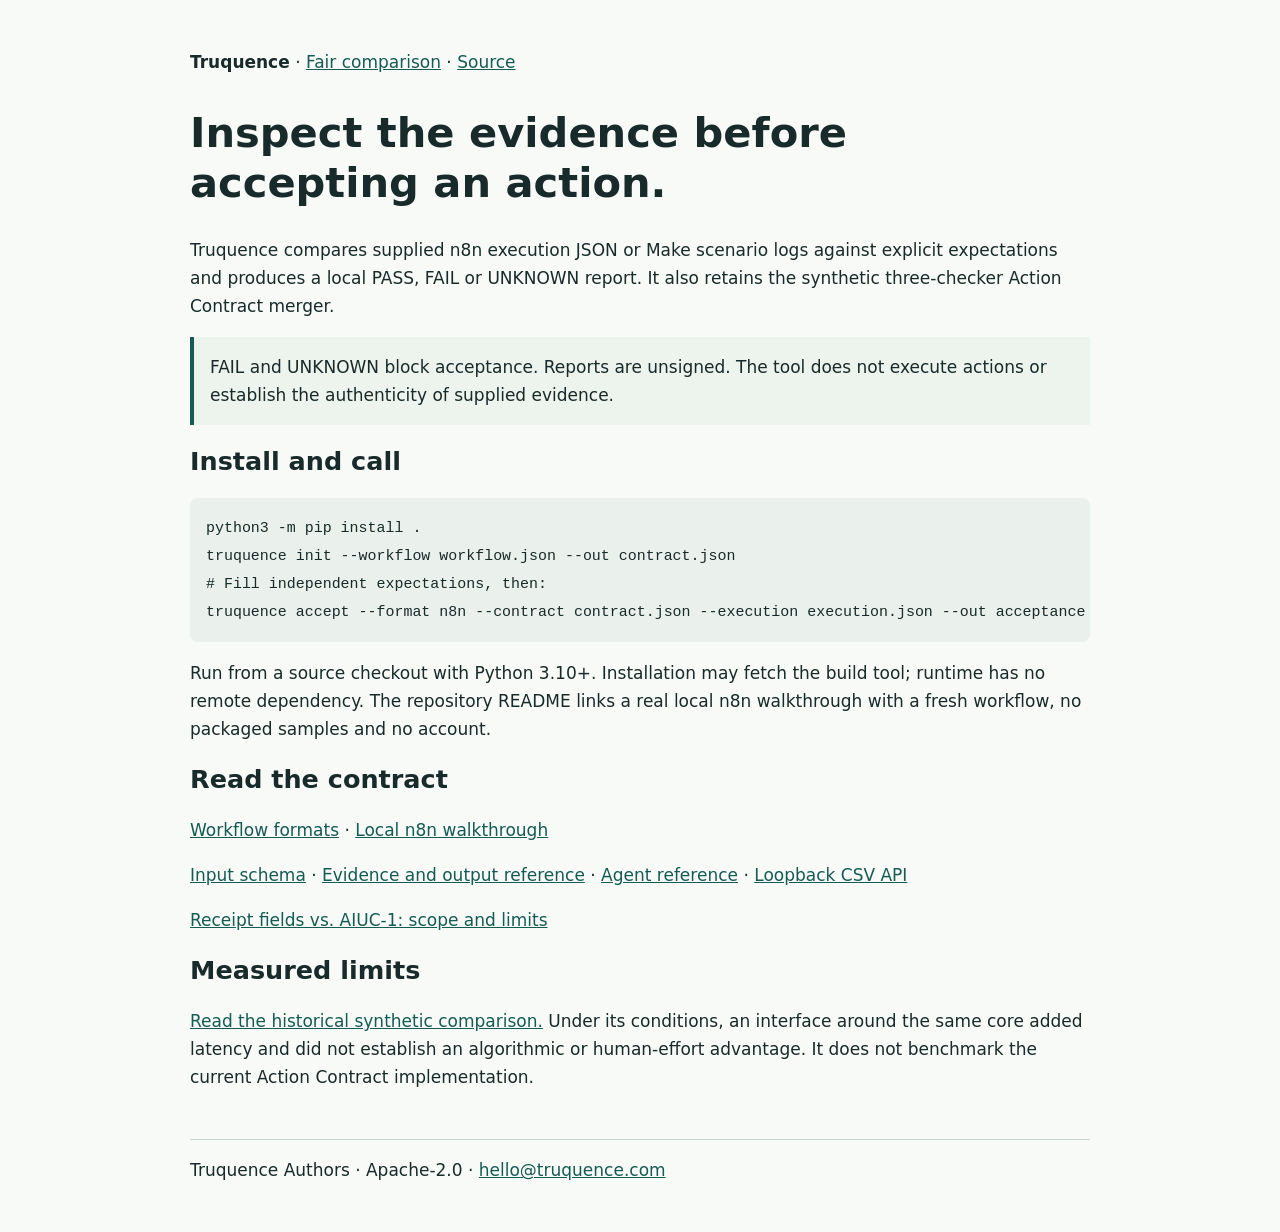
<file: docs/index.html>
<!doctype html>
<html lang="en"><meta charset="utf-8"><meta name="viewport" content="width=device-width,initial-scale=1"><title>Truquence — local action acceptance</title><link rel="stylesheet" href="style.css">
<body><nav><strong>Truquence</strong> · <a href="comparison/">Fair comparison</a> · <a href="https://github.com/cplj/truquence-public">Source</a></nav>
<main><h1>Inspect the evidence before accepting an action.</h1><p>Truquence compares supplied n8n execution JSON or Make scenario logs against explicit expectations and produces a local PASS, FAIL or UNKNOWN report. It also retains the synthetic three-checker Action Contract merger.</p>
<p class="note">FAIL and UNKNOWN block acceptance. Reports are unsigned. The tool does not execute actions or establish the authenticity of supplied evidence.</p>
<h2>Install and call</h2><pre><code>python3 -m pip install .
truquence init --workflow workflow.json --out contract.json
# Fill independent expectations, then:
truquence accept --format n8n --contract contract.json --execution execution.json --out acceptance</code></pre>
<p>Run from a source checkout with Python 3.10+. Installation may fetch the build tool; runtime has no remote dependency. The repository README links a real local n8n walkthrough with a fresh workflow, no packaged samples and no account.</p>
<h2>Read the contract</h2><p><a href="https://github.com/cplj/truquence-public/blob/main/docs/workflows.md">Workflow formats</a> · <a href="https://github.com/cplj/truquence-public/blob/main/docs/local-n8n.md">Local n8n walkthrough</a></p><p><a href="https://github.com/cplj/truquence-public/blob/main/src/actioncontract/schema/action_contract.schema.json">Input schema</a> · <a href="https://github.com/cplj/truquence-public/blob/main/docs/contracts.md">Evidence and output reference</a> · <a href="https://github.com/cplj/truquence-public/blob/main/llms.txt">Agent reference</a> · <a href="https://github.com/cplj/truquence-public/blob/main/openapi.yaml">Loopback CSV API</a></p>
<p><a href="https://github.com/cplj/truquence-public/blob/main/docs/aiuc1-receipt-fields.md">Receipt fields vs. AIUC-1: scope and limits</a></p>
<h2>Measured limits</h2><p><a href="comparison/">Read the historical synthetic comparison.</a> Under its conditions, an interface around the same core added latency and did not establish an algorithmic or human-effort advantage. It does not benchmark the current Action Contract implementation.</p></main><footer>Truquence Authors · Apache-2.0 · <a href="mailto:hello@truquence.com">hello@truquence.com</a></footer></body></html>
</file>
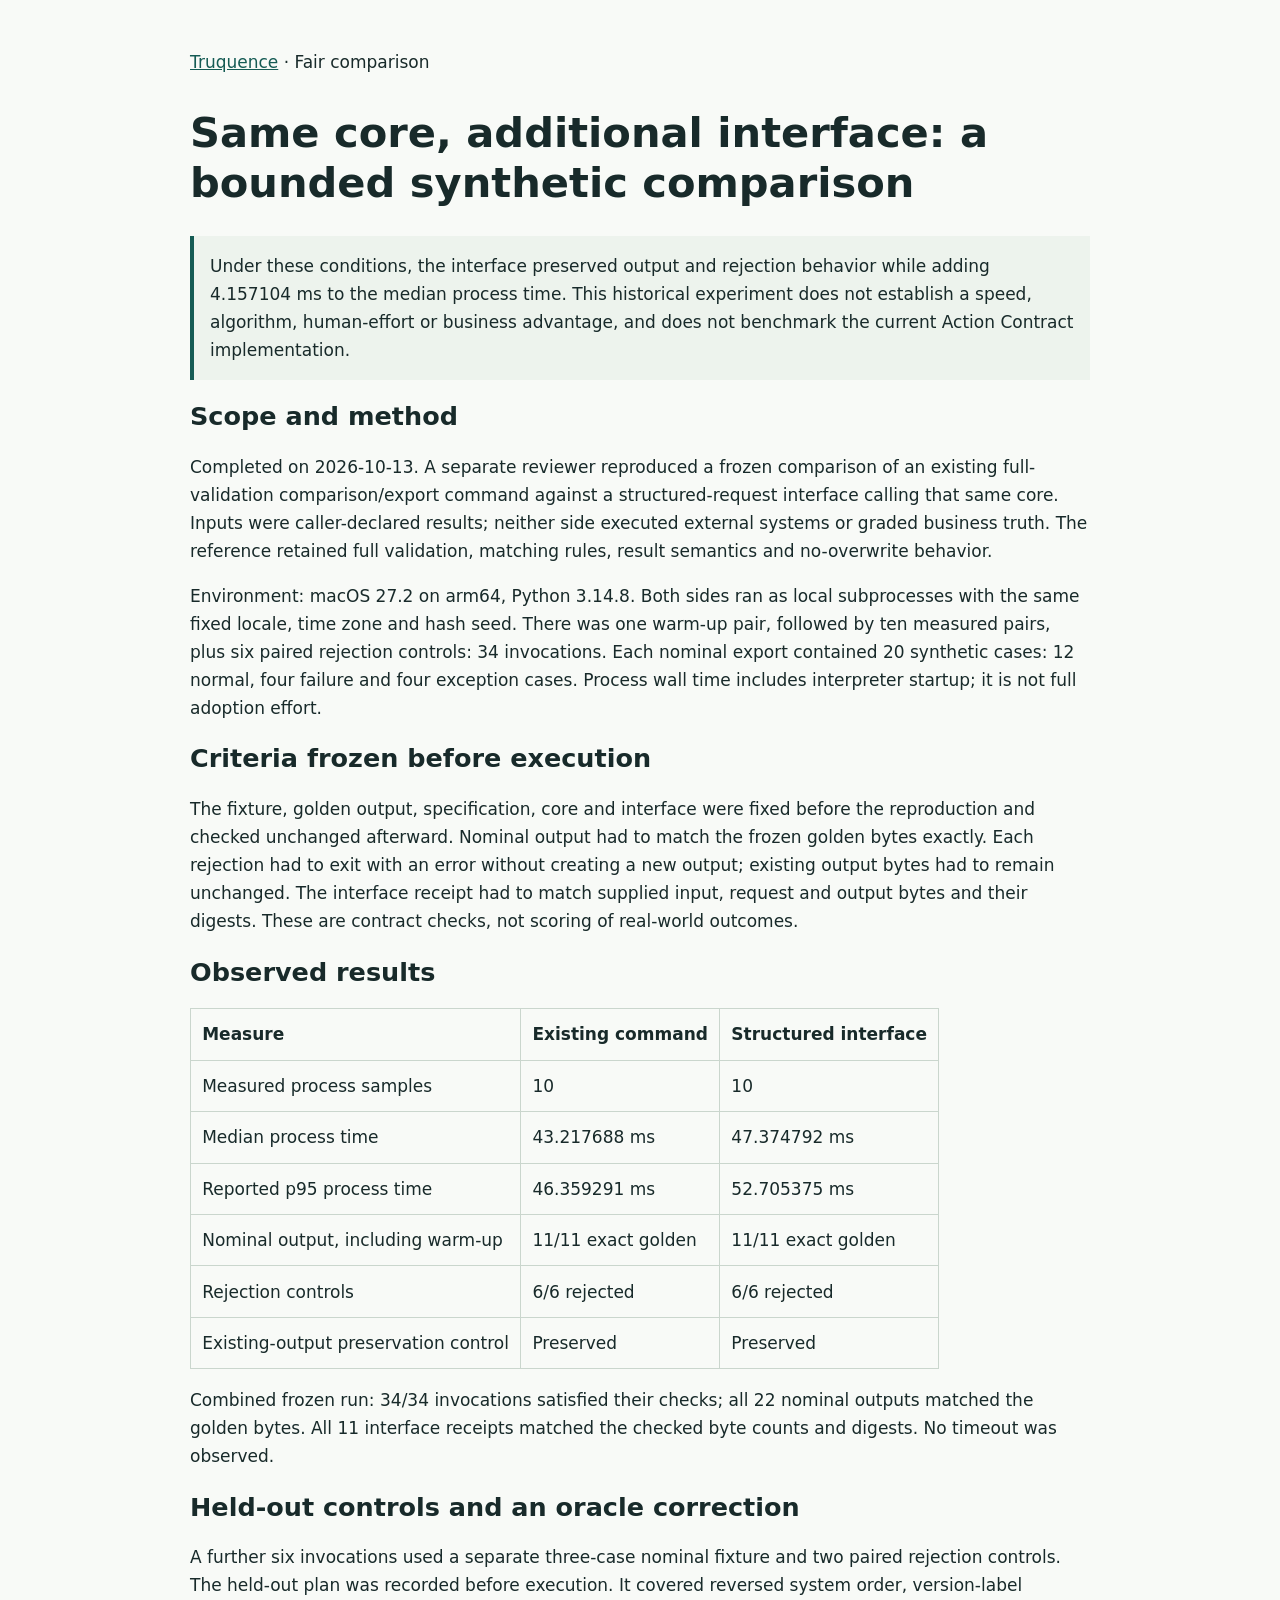
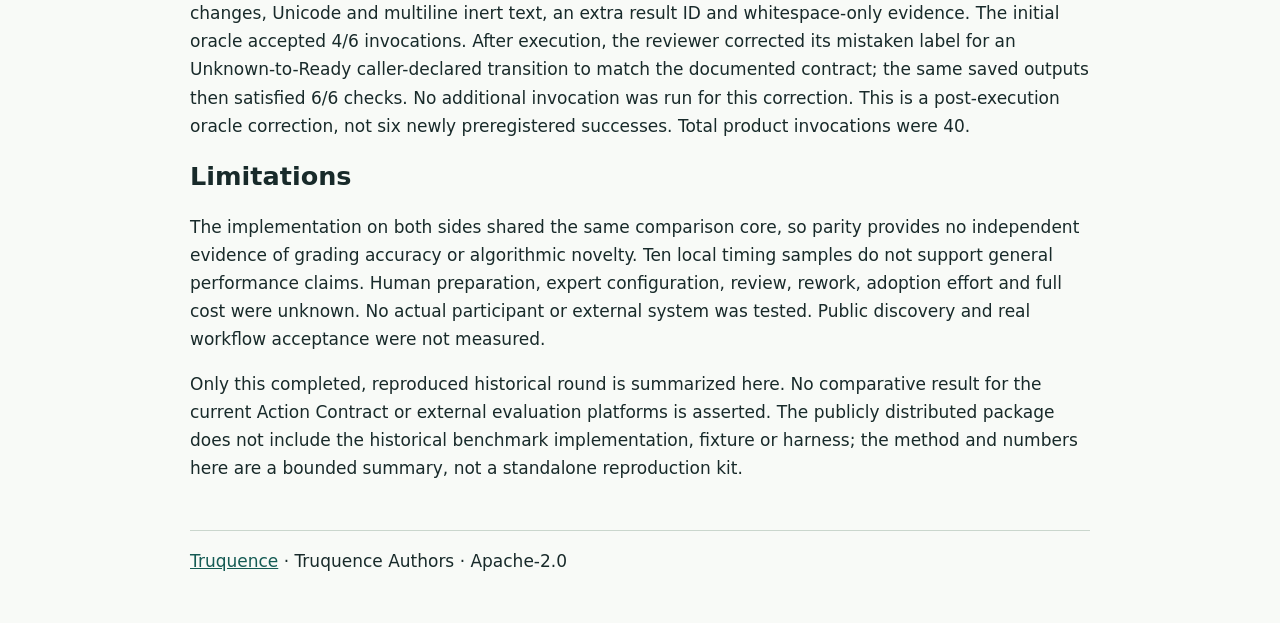
<file: docs/comparison/index.html>
<!doctype html>
<html lang="en"><meta charset="utf-8"><meta name="viewport" content="width=device-width,initial-scale=1"><title>Truquence — historical fair comparison</title><link rel="stylesheet" href="../style.css">
<body><nav><a href="../">Truquence</a> · Fair comparison</nav><main><h1>Same core, additional interface: a bounded synthetic comparison</h1>
<p class="note">Under these conditions, the interface preserved output and rejection behavior while adding 4.157104 ms to the median process time. This historical experiment does not establish a speed, algorithm, human-effort or business advantage, and does not benchmark the current Action Contract implementation.</p>
<h2>Scope and method</h2><p>Completed on 2026-10-13. A separate reviewer reproduced a frozen comparison of an existing full-validation comparison/export command against a structured-request interface calling that same core. Inputs were caller-declared results; neither side executed external systems or graded business truth. The reference retained full validation, matching rules, result semantics and no-overwrite behavior.</p>
<p>Environment: macOS 27.2 on arm64, Python 3.14.8. Both sides ran as local subprocesses with the same fixed locale, time zone and hash seed. There was one warm-up pair, followed by ten measured pairs, plus six paired rejection controls: 34 invocations. Each nominal export contained 20 synthetic cases: 12 normal, four failure and four exception cases. Process wall time includes interpreter startup; it is not full adoption effort.</p>
<h2>Criteria frozen before execution</h2><p>The fixture, golden output, specification, core and interface were fixed before the reproduction and checked unchanged afterward. Nominal output had to match the frozen golden bytes exactly. Each rejection had to exit with an error without creating a new output; existing output bytes had to remain unchanged. The interface receipt had to match supplied input, request and output bytes and their digests. These are contract checks, not scoring of real-world outcomes.</p>
<h2>Observed results</h2><table><thead><tr><th>Measure</th><th>Existing command</th><th>Structured interface</th></tr></thead><tbody>
<tr><td>Measured process samples</td><td>10</td><td>10</td></tr>
<tr><td>Median process time</td><td>43.217688 ms</td><td>47.374792 ms</td></tr>
<tr><td>Reported p95 process time</td><td>46.359291 ms</td><td>52.705375 ms</td></tr>
<tr><td>Nominal output, including warm-up</td><td>11/11 exact golden</td><td>11/11 exact golden</td></tr>
<tr><td>Rejection controls</td><td>6/6 rejected</td><td>6/6 rejected</td></tr>
<tr><td>Existing-output preservation control</td><td>Preserved</td><td>Preserved</td></tr>
</tbody></table><p>Combined frozen run: 34/34 invocations satisfied their checks; all 22 nominal outputs matched the golden bytes. All 11 interface receipts matched the checked byte counts and digests. No timeout was observed.</p>
<h2>Held-out controls and an oracle correction</h2><p>A further six invocations used a separate three-case nominal fixture and two paired rejection controls. The held-out plan was recorded before execution. It covered reversed system order, version-label changes, Unicode and multiline inert text, an extra result ID and whitespace-only evidence. The initial oracle accepted 4/6 invocations. After execution, the reviewer corrected its mistaken label for an Unknown-to-Ready caller-declared transition to match the documented contract; the same saved outputs then satisfied 6/6 checks. No additional invocation was run for this correction. This is a post-execution oracle correction, not six newly preregistered successes. Total product invocations were 40.</p>
<h2>Limitations</h2><p>The implementation on both sides shared the same comparison core, so parity provides no independent evidence of grading accuracy or algorithmic novelty. Ten local timing samples do not support general performance claims. Human preparation, expert configuration, review, rework, adoption effort and full cost were unknown. No actual participant or external system was tested. Public discovery and real workflow acceptance were not measured.</p>
<p>Only this completed, reproduced historical round is summarized here. No comparative result for the current Action Contract or external evaluation platforms is asserted. The publicly distributed package does not include the historical benchmark implementation, fixture or harness; the method and numbers here are a bounded summary, not a standalone reproduction kit.</p></main><footer><a href="../">Truquence</a> · Truquence Authors · Apache-2.0</footer></body></html>
</file>
<file: docs/style.css>
body{font:17px/1.65 system-ui,sans-serif;color:#182a2a;background:#f8faf7;max-width:900px;margin:3rem auto;padding:0 1.2rem}a{color:#155b54}h1,h2{line-height:1.2}h1{font-size:2.6rem}pre{padding:1rem;background:#eaf0eb;overflow:auto;border-radius:8px}code{font-size:.88em}table{border-collapse:collapse;width:100%;display:block;overflow:auto}td,th{padding:.7rem;border:1px solid #cad6cd;text-align:left}nav{margin-bottom:2rem}.note{padding:1rem;border-left:4px solid #155b54;background:#edf3ed}footer{margin-top:3rem;border-top:1px solid #cad6cd;padding-top:1rem}
</file>
